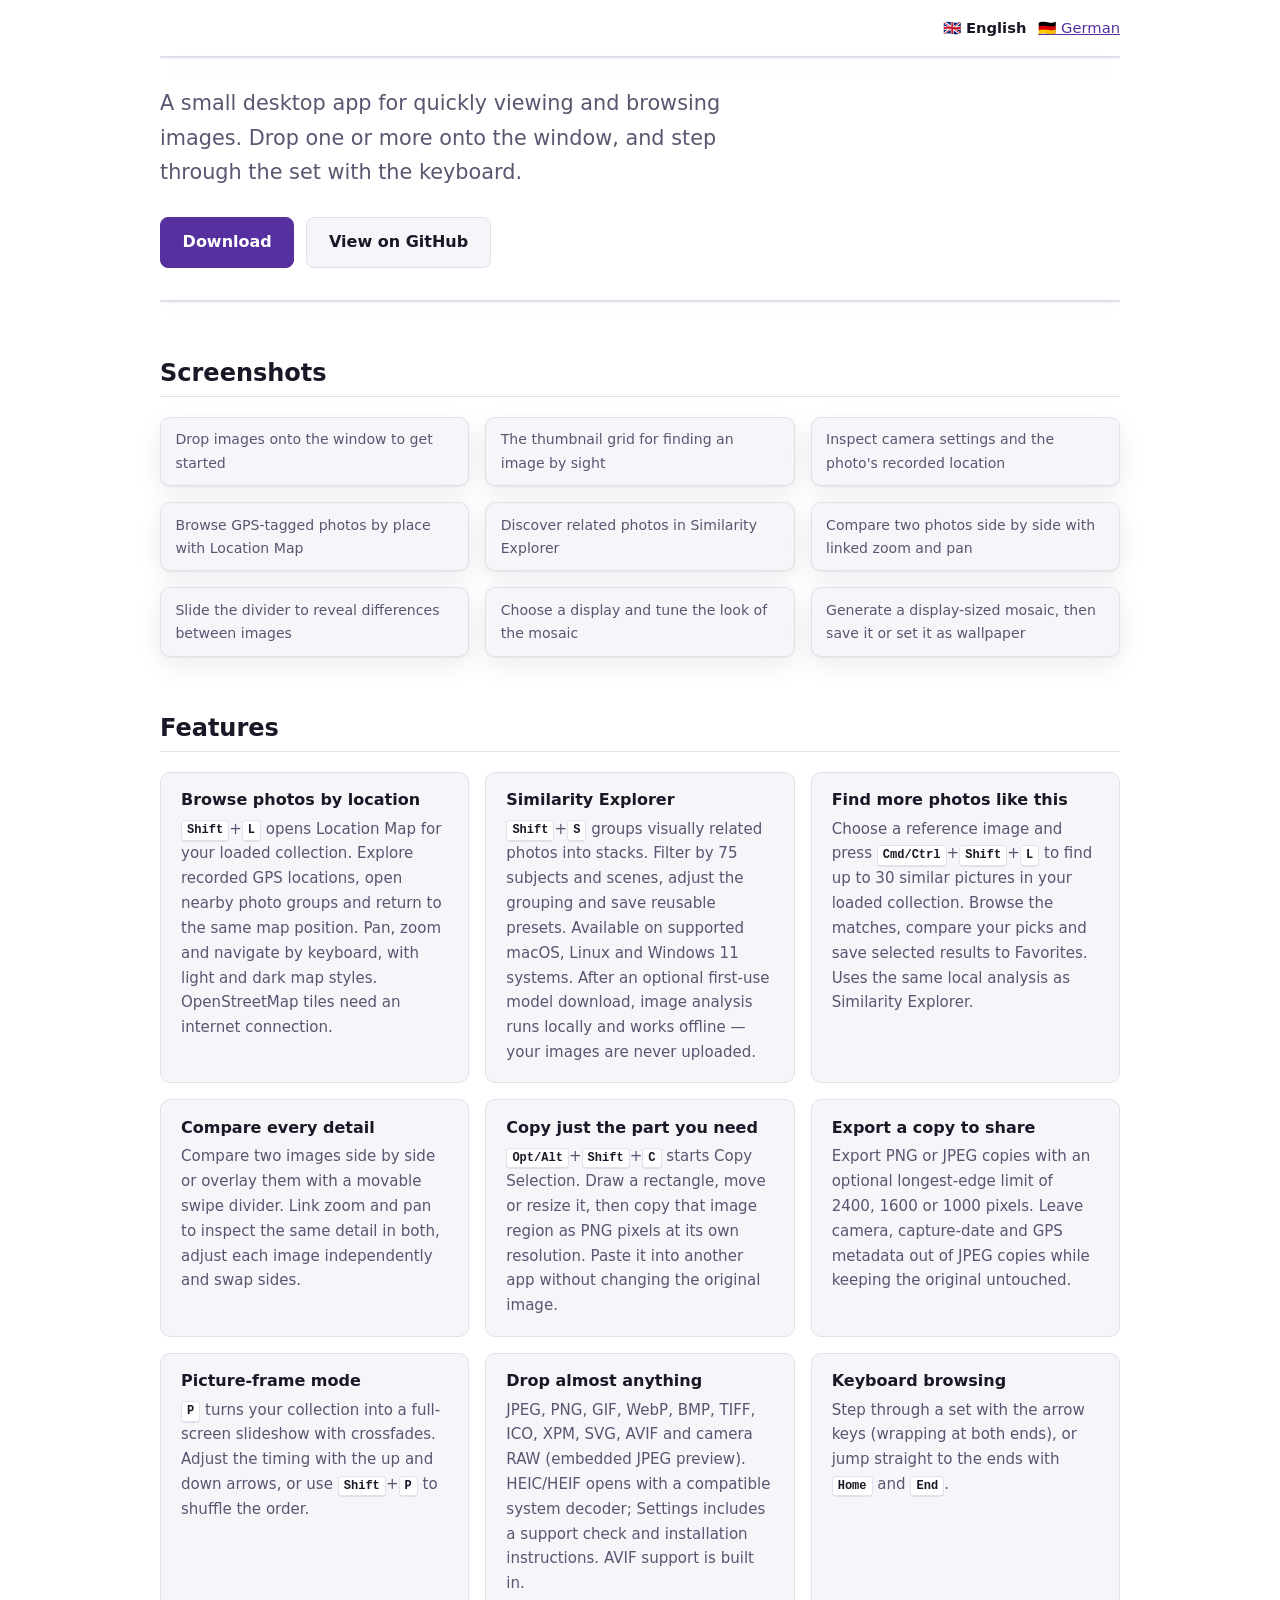
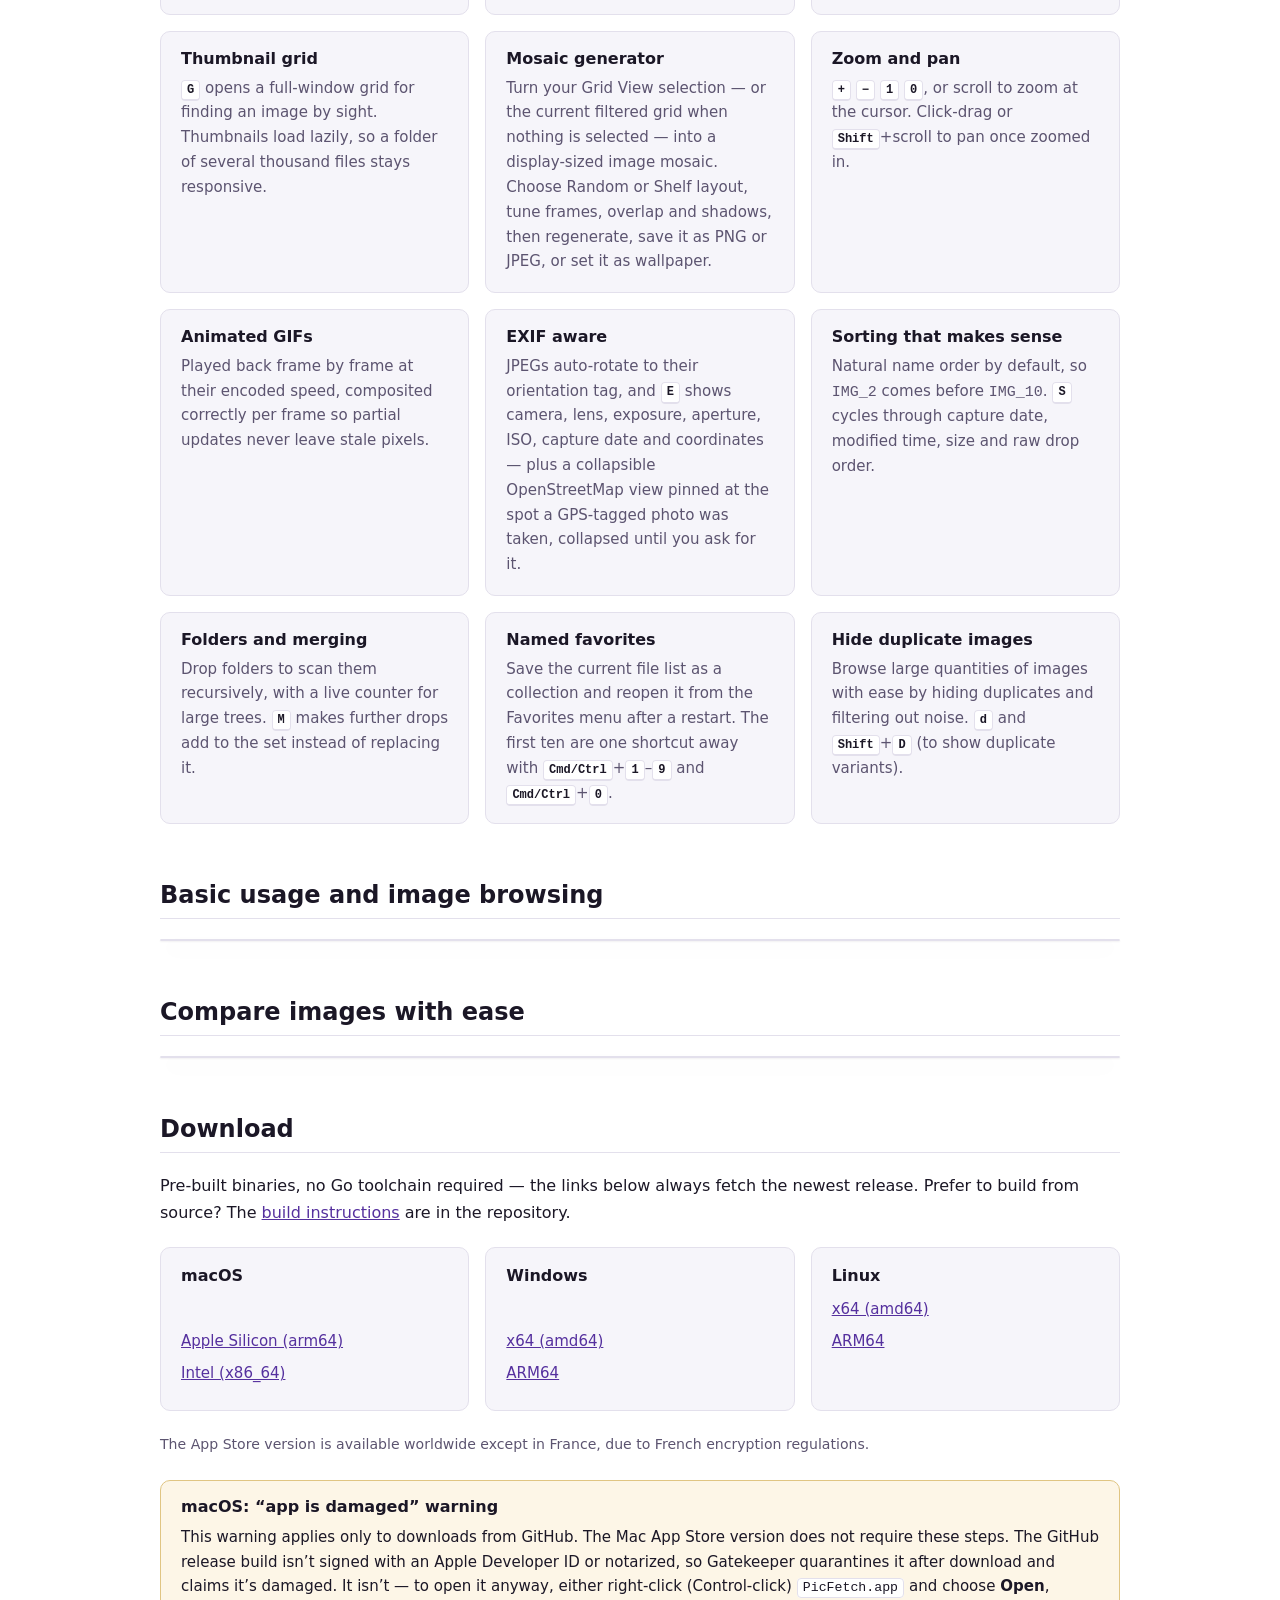
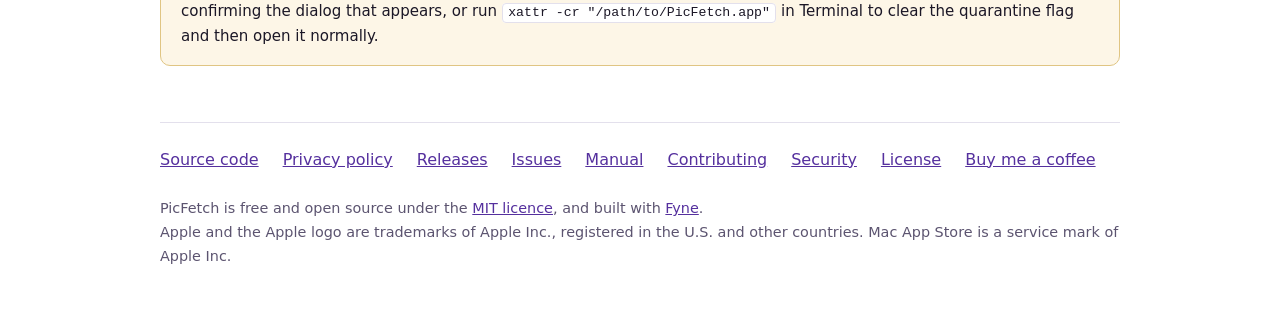
<file: docs/amp/index.html>
<!DOCTYPE html>
<html amp lang="en">
<head>
    <meta charset="utf-8">
    <script async src="https://cdn.ampproject.org/v0.js"></script>
    <script async custom-element="amp-vimeo" src="https://cdn.ampproject.org/v0/amp-vimeo-0.1.js"></script>
    <script async custom-element="amp-lightbox-gallery" src="https://cdn.ampproject.org/v0/amp-lightbox-gallery-0.1.js"></script>
    <title>PicFetch — a small, fast image viewer for macOS, Windows and Linux</title>
    <meta name="viewport" content="width=device-width,minimum-scale=1,initial-scale=1">
    <meta name="description" content="Browse, compare and rediscover your photos with PicFetch. Explore GPS locations, find similar images locally and create photo mosaics. Free and open source for macOS, Windows and Linux.">
    <link rel="canonical" href="https://frathe.github.io/">
    <link rel="alternate" hreflang="en" href="https://frathe.github.io/amp/">
    <link rel="alternate" hreflang="de" href="https://frathe.github.io/de/amp/">
    <link rel="alternate" hreflang="x-default" href="https://frathe.github.io/amp/">
    <link rel="icon" type="image/png" sizes="32x32" href="https://raw.githubusercontent.com/frathe/picfetch/main/assets/trane/Favicons%20%28TaneWithFrame%29/favicon-32.png">
    <link rel="icon" type="image/png" sizes="36x36" href="https://raw.githubusercontent.com/frathe/picfetch/main/assets/trane/Favicons%20%28TaneWithFrame%29/favicon-36.png">
    <link rel="icon" type="image/png" sizes="48x48" href="https://raw.githubusercontent.com/frathe/picfetch/main/assets/trane/Favicons%20%28TaneWithFrame%29/favicon-48.png">
    <link rel="icon" type="image/png" sizes="72x72" href="https://raw.githubusercontent.com/frathe/picfetch/main/assets/trane/Favicons%20%28TaneWithFrame%29/favicon-72.png">
    <link rel="icon" type="image/png" sizes="96x96" href="https://raw.githubusercontent.com/frathe/picfetch/main/assets/trane/Favicons%20%28TaneWithFrame%29/favicon-96.png">
    <link rel="icon" type="image/png" sizes="144x144" href="https://raw.githubusercontent.com/frathe/picfetch/main/assets/trane/Favicons%20%28TaneWithFrame%29/favicon-144-precomposed.png">
    <link rel="icon" type="image/png" sizes="192x192" href="https://raw.githubusercontent.com/frathe/picfetch/main/assets/trane/Favicons%20%28TaneWithFrame%29/favicon-192.png">
    <link rel="apple-touch-icon" sizes="180x180" href="https://raw.githubusercontent.com/frathe/picfetch/main/assets/trane/Favicons%20%28TaneWithFrame%29/favicon-180-precomposed.png">
    <link rel="shortcut icon" href="../favicon.ico">
    <link rel="manifest" href="../manifest.json">
    <meta property="og:type" content="website">
    <meta property="og:title" content="PicFetch — a small, fast image viewer">
    <meta property="og:description" content="Explore your photos by location or visual similarity, compare images and create mosaics. Free and open source, for macOS, Windows and Linux.">
    <meta property="og:image" content="https://raw.githubusercontent.com/frathe/picfetch/main/assets/social_logo.jpg">
    <meta property="og:locale" content="en_GB">
    <meta property="og:locale:alternate" content="de_DE">
    <meta name="twitter:card" content="summary_large_image">
    <style amp-boilerplate>body{-webkit-animation:-amp-start 8s steps(1,end) 0s 1 normal both;-moz-animation:-amp-start 8s steps(1,end) 0s 1 normal both;-ms-animation:-amp-start 8s steps(1,end) 0s 1 normal both;animation:-amp-start 8s steps(1,end) 0s 1 normal both}@-webkit-keyframes -amp-start{from{visibility:hidden}to{visibility:visible}}@-moz-keyframes -amp-start{from{visibility:hidden}to{visibility:visible}}@-ms-keyframes -amp-start{from{visibility:hidden}to{visibility:visible}}@-o-keyframes -amp-start{from{visibility:hidden}to{visibility:visible}}@keyframes -amp-start{from{visibility:hidden}to{visibility:visible}}</style>
    <noscript><style amp-boilerplate>body{-webkit-animation:none;-moz-animation:none;-ms-animation:none;animation:none}</style></noscript>
    <style amp-custom>:root {
    --bg: #ffffff;
    --bg-soft: #f6f5fa;
    --fg: #1b1726;
    --fg-muted: #5c5470;
    --border: #e3e0ec;
    --accent: #55309e;
    --accent-fg: #ffffff;
    --note-bg: #fdf6e7;
    --note-br: #e0c583;
    --shadow: 0 1px 2px rgb(27 23 38 / 6%), 0 8px 24px rgb(27 23 38 / 8%);
    --overlay: rgb(246 245 250 / 60%);
}

@media (prefers-color-scheme: dark) {
    :root {
        --bg: #14101f;
        --bg-soft: #1d1830;
        --fg: #ece9f5;
        --fg-muted: #a49dbd;
        --border: #2f2846;
        --accent: #a98bf0;
        --accent-fg: #14101f;
        --note-bg: #241d33;
        --note-br: #6b5730;
        --shadow: 0 1px 2px rgb(0 0 0 / 30%), 0 8px 24px rgb(0 0 0 / 35%);
        --overlay: rgb(29 24 48 / 60%);
    }
}

*, *::before, *::after { box-sizing: border-box; }
body {
    margin: 0;
    padding: 0 1.25rem 4rem;
    background: var(--bg);
    color: var(--fg);
    font: 16px/1.65 system-ui, -apple-system, "Segoe UI", Roboto, Helvetica, Arial, sans-serif;
    -webkit-text-size-adjust: 100%;
}
.wrap { max-width: 960px; margin: 0 auto; }
a { color: var(--accent); }
a:hover { text-decoration: none; }
:focus-visible { outline: 2px solid var(--accent); outline-offset: 2px; border-radius: 4px; }
h1, h2, h3 { line-height: 1.25; }
h2 { margin: 3.5rem 0 1.25rem; font-size: 1.5rem; padding-bottom: .5rem; border-bottom: 1px solid var(--border); }
img { max-width: 100%; height: auto; display: block; }
.language-selector { display: flex; justify-content: flex-end; gap: .75rem; padding-top: 1rem; font-size: .92rem; }
.language-selector a[aria-current="page"] { color: var(--fg); font-weight: 700; text-decoration: none; }
.banner { margin: 1rem 0 0; border: 1px solid var(--border); border-radius: 12px; overflow: hidden; box-shadow: var(--shadow); }
.banner img, .banner amp-img { width: 100%; }
.tagline { margin: 1.75rem 0 0; font-size: 1.3rem; color: var(--fg-muted); max-width: 46ch; }
.tagline p { margin: 0; }
.cta { display: flex; flex-wrap: wrap; gap: .75rem; margin: 1.75rem 0 0; }
.btn { display: inline-block; padding: .7rem 1.35rem; border-radius: 8px; border: 1px solid var(--border); font-weight: 600; text-decoration: none; color: var(--fg); background: var(--bg-soft); }
.btn:hover { border-color: var(--accent); }
.btn-primary { background: var(--accent); border-color: var(--accent); color: var(--accent-fg); }
.btn-primary:hover { filter: brightness(1.1); }
.grid { display: grid; gap: 1rem; grid-template-columns: repeat(auto-fit, minmax(255px, 1fr)); padding: 0; margin: 0; list-style: none; }
.card { background: var(--bg-soft); border: 1px solid var(--border); border-radius: 10px; padding: 1.1rem 1.25rem; }
.card h3 { margin: 0 0 .4rem; font-size: 1rem; }
.card p { margin: 0; color: var(--fg-muted); font-size: .94rem; }
.screens { grid-template-columns: repeat(auto-fit, minmax(260px, 1fr)); }
.shot { border: 1px solid var(--border); border-radius: 10px; overflow: hidden; background: var(--bg-soft); box-shadow: var(--shadow); }
.shot img, .shot amp-img { width: 100%; cursor: pointer; }
.shot p { margin: 0; padding: .65rem .9rem; color: var(--fg-muted); font-size: .88rem; }
.video { overflow: hidden; border: 1px solid var(--border); border-radius: 10px; background: var(--bg-soft); box-shadow: var(--shadow); }
.video-promo { margin-top: 2rem; }
.lightbox { display: none; position: fixed; inset: 0; align-items: center; justify-content: center; padding: 3rem 1.5rem; background: var(--overlay); z-index: 100; }
.lightbox.open { display: flex; }
.lightbox-frame { position: relative; max-width: min(90vw, 960px); max-height: 90vh; }
.lightbox-frame img { display: block; max-width: 100%; max-height: 90vh; border: 1px solid var(--border); border-radius: 12px; box-shadow: var(--shadow); }
.lightbox-close { position: absolute; top: -.85rem; right: -.85rem; width: 2.25rem; height: 2.25rem; display: flex; align-items: center; justify-content: center; border: 1px solid var(--border); border-radius: 50%; background: var(--bg-soft); color: var(--fg); font-size: 1.2rem; line-height: 1; cursor: pointer; box-shadow: var(--shadow); }
.lightbox-close:hover { border-color: var(--accent); }
kbd { font: 600 .8em/1 ui-monospace, SFMono-Regular, Menlo, Consolas, monospace; background: var(--bg); border: 1px solid var(--border); border-bottom-width: 2px; border-radius: 4px; padding: .18em .42em; white-space: nowrap; color: var(--fg); }
.dl h3 { display: flex; align-items: baseline; gap: .5rem; }
.dl ul { list-style: none; margin: .6rem 0 0; padding: 0; }
.dl li { margin: .35rem 0; }
.dl a { font-size: .94rem; }
.store-badge { display: inline-block; max-width: 100%; margin: .75rem 0; vertical-align: top; }
.store-badge img, .store-badge amp-img { max-width: 100%; }
.availability-note { margin: 1rem 0 0; color: var(--fg-muted); font-size: .88rem; }
.note { background: var(--note-bg); border: 1px solid var(--note-br); border-radius: 10px; padding: 1rem 1.25rem; margin: 1.5rem 0 0; }
.note h3 { margin: 0 0 .5rem; font-size: 1rem; }
.note p { margin: .5rem 0 0; font-size: .94rem; }
.note code { font: .88em ui-monospace, SFMono-Regular, Menlo, Consolas, monospace; background: var(--bg); border: 1px solid var(--border); border-radius: 4px; padding: .1em .4em; }
footer { margin-top: 3.5rem; border-top: 1px solid var(--border); padding-top: 1.5rem; }
.footer-art { margin-bottom: 1.5rem; }
.links { display: flex; flex-wrap: wrap; gap: .5rem 1.5rem; padding: 0; margin: 0 0 1.5rem; list-style: none; font-weight: 500; }
.colophon { color: var(--fg-muted); font-size: .9rem; }
.colophon p { margin: 0; }
.translation-disclosure { color: var(--fg-muted); font-size: .82rem; margin: 1.5rem 0; }
</style>
</head>
<body>
<div class="wrap">
    <nav class="language-selector" aria-label="Choose language">
        <a href="https://frathe.github.io/amp/" hreflang="en" aria-label="English" aria-current="page"><span aria-hidden="true">🇬🇧</span> English</a><a href="https://frathe.github.io/de/amp/" hreflang="de" aria-label="German"><span aria-hidden="true">🇩🇪</span> German</a>
    </nav>
    <header>
        <div class="banner"><amp-img src="https://raw.githubusercontent.com/frathe/picfetch/main/assets/header.jpg" width="1200" height="400" layout="responsive" alt="PicFetch — the app window showing a &#39;Drop images here&#39; prompt beside the mascot artwork"></amp-img></div>
        <div class="tagline"><p>A small desktop app for quickly viewing and browsing images. Drop one or more onto the window, and step through the set with the keyboard.</p></div>
        <div class="cta"><a class="btn btn-primary" href="#downloads">Download</a><a class="btn" href="https://github.com/frathe/picfetch">View on GitHub</a></div>
    </header>
    <main>


        <div class="video video-promo"><amp-vimeo data-videoid="1231254824" width="1920" height="1080" layout="responsive" aria-label="PicFetch" autoplay></amp-vimeo></div>


        <h2>Screenshots</h2>
        <ul class="grid screens"><li class="shot"><amp-img src="https://raw.githubusercontent.com/frathe/picfetch/main/assets/screens/main_screen.png" width="520" height="372" layout="responsive" lightbox="screenshots" alt="PicFetch&#39;s main window showing the &#39;Drop images here&#39; prompt before any images are loaded"></amp-img><p>Drop images onto the window to get started</p></li><li class="shot"><amp-img src="https://raw.githubusercontent.com/frathe/picfetch/main/assets/screens/picture_galery.png" width="2758" height="1772" layout="responsive" lightbox="screenshots" alt="Thumbnail grid view showing dozens of photos at once, with the current image highlighted"></amp-img><p>The thumbnail grid for finding an image by sight</p></li><li class="shot"><amp-img src="https://raw.githubusercontent.com/frathe/picfetch/main/assets/screens/viewer.png" width="1904" height="1462" layout="responsive" lightbox="screenshots" alt="A photo with the EXIF data window open, showing camera settings, capture date and an OpenStreetMap view of its recorded GPS location"></amp-img><p>Inspect camera settings and the photo&#39;s recorded location</p></li><li class="shot"><amp-img src="../screenshots/location-map.webp" width="1726" height="1083" layout="responsive" lightbox="screenshots" alt="PicFetch&#39;s Location Map showing photo thumbnails and numbered clusters across Europe, with Fit All and Back to Viewer controls"></amp-img><p>Browse GPS-tagged photos by place with Location Map</p></li><li class="shot"><amp-img src="../screenshots/similarity-explorer.webp" width="1728" height="1083" layout="responsive" lightbox="screenshots" alt="Similarity Explorer showing stacks of related photos, subject filters and a granularity control for adjusting the grouping"></amp-img><p>Discover related photos in Similarity Explorer</p></li><li class="shot"><amp-img src="https://raw.githubusercontent.com/frathe/picfetch/main/assets/screens/side-by-side-compare.png" width="1208" height="645" layout="responsive" lightbox="screenshots" alt="Two photos displayed side by side in PicFetch for comparing details"></amp-img><p>Compare two photos side by side with linked zoom and pan</p></li><li class="shot"><amp-img src="https://raw.githubusercontent.com/frathe/picfetch/main/assets/screens/swipe-compare.png" width="1208" height="645" layout="responsive" lightbox="screenshots" alt="Two photos overlaid in PicFetch with a movable swipe divider revealing the differences"></amp-img><p>Slide the divider to reveal differences between images</p></li><li class="shot"><amp-img src="https://raw.githubusercontent.com/frathe/picfetch/main/assets/screens/mosaic_setting.png" width="1726" height="956" layout="responsive" lightbox="screenshots" alt="The Image Mosaic settings window showing a 403-image selection, target display picker, and advanced controls for image size, frame, size variation, overlap, rotation and drop shadows"></amp-img><p>Choose a display and tune the look of the mosaic</p></li><li class="shot"><amp-img src="https://raw.githubusercontent.com/frathe/picfetch/main/assets/screens/mosaic_creation.png" width="3456" height="2166" layout="responsive" lightbox="screenshots" alt="A generated image mosaic made from overlapping framed travel photographs, with controls to regenerate, save it, or set it as wallpaper"></amp-img><p>Generate a display-sized mosaic, then save it or set it as wallpaper</p></li></ul>


        <h2>Features</h2>
        <ul class="grid"><li class="card"><h3>Browse photos by location</h3><p><kbd>Shift</kbd>+<kbd>L</kbd> opens Location Map for your loaded collection. Explore recorded GPS locations, open nearby photo groups and return to the same map position. Pan, zoom and navigate by keyboard, with light and dark map styles. OpenStreetMap tiles need an internet connection.</p></li><li class="card"><h3>Similarity Explorer</h3><p><kbd>Shift</kbd>+<kbd>S</kbd> groups visually related photos into stacks. Filter by 75 subjects and scenes, adjust the grouping and save reusable presets. Available on supported macOS, Linux and Windows 11 systems. After an optional first-use model download, image analysis runs locally and works offline — your images are never uploaded.</p></li><li class="card"><h3>Find more photos like this</h3><p>Choose a reference image and press <kbd>Cmd/Ctrl</kbd>+<kbd>Shift</kbd>+<kbd>L</kbd> to find up to 30 similar pictures in your loaded collection. Browse the matches, compare your picks and save selected results to Favorites. Uses the same local analysis as Similarity Explorer.</p></li><li class="card"><h3>Compare every detail</h3><p>Compare two images side by side or overlay them with a movable swipe divider. Link zoom and pan to inspect the same detail in both, adjust each image independently and swap sides.</p></li><li class="card"><h3>Copy just the part you need</h3><p><kbd>Opt/Alt</kbd>+<kbd>Shift</kbd>+<kbd>C</kbd> starts Copy Selection. Draw a rectangle, move or resize it, then copy that image region as PNG pixels at its own resolution. Paste it into another app without changing the original image.</p></li><li class="card"><h3>Export a copy to share</h3><p>Export PNG or JPEG copies with an optional longest-edge limit of 2400, 1600 or 1000 pixels. Leave camera, capture-date and GPS metadata out of JPEG copies while keeping the original untouched.</p></li><li class="card"><h3>Picture-frame mode</h3><p><kbd>P</kbd> turns your collection into a full-screen slideshow with crossfades. Adjust the timing with the up and down arrows, or use <kbd>Shift</kbd>+<kbd>P</kbd> to shuffle the order.</p></li><li class="card"><h3>Drop almost anything</h3><p>JPEG, PNG, GIF, WebP, BMP, TIFF, ICO, XPM, SVG, AVIF and camera RAW (embedded JPEG preview). HEIC/HEIF opens with a compatible system decoder; Settings includes a support check and installation instructions. AVIF support is built in.</p></li><li class="card"><h3>Keyboard browsing</h3><p>Step through a set with the arrow keys (wrapping at both ends), or jump straight to the ends with <kbd>Home</kbd> and <kbd>End</kbd>.</p></li><li class="card"><h3>Thumbnail grid</h3><p><kbd>G</kbd> opens a full-window grid for finding an image by sight. Thumbnails load lazily, so a folder of several thousand files stays responsive.</p></li><li class="card"><h3>Mosaic generator</h3><p>Turn your Grid View selection — or the current filtered grid when nothing is selected — into a display-sized image mosaic. Choose Random or Shelf layout, tune frames, overlap and shadows, then regenerate, save it as PNG or JPEG, or set it as wallpaper.</p></li><li class="card"><h3>Zoom and pan</h3><p><kbd>+</kbd> <kbd>−</kbd> <kbd>1</kbd> <kbd>0</kbd>, or scroll to zoom at the cursor. Click-drag or <kbd>Shift</kbd>+scroll to pan once zoomed in.</p></li><li class="card"><h3>Animated GIFs</h3><p>Played back frame by frame at their encoded speed, composited correctly per frame so partial updates never leave stale pixels.</p></li><li class="card"><h3>EXIF aware</h3><p>JPEGs auto-rotate to their orientation tag, and <kbd>E</kbd> shows camera, lens, exposure, aperture, ISO, capture date and coordinates — plus a collapsible OpenStreetMap view pinned at the spot a GPS-tagged photo was taken, collapsed until you ask for it.</p></li><li class="card"><h3>Sorting that makes sense</h3><p>Natural name order by default, so <code>IMG_2</code> comes before <code>IMG_10</code>. <kbd>S</kbd> cycles through capture date, modified time, size and raw drop order.</p></li><li class="card"><h3>Folders and merging</h3><p>Drop folders to scan them recursively, with a live counter for large trees. <kbd>M</kbd> makes further drops add to the set instead of replacing it.</p></li><li class="card"><h3>Named favorites</h3><p>Save the current file list as a collection and reopen it from the Favorites menu after a restart. The first ten are one shortcut away with <kbd>Cmd/Ctrl</kbd>+<kbd>1</kbd>–<kbd>9</kbd> and <kbd>Cmd/Ctrl</kbd>+<kbd>0</kbd>.</p></li><li class="card"><h3>Hide duplicate images</h3><p>Browse large quantities of images with ease by hiding duplicates and filtering out noise. <kbd>d</kbd> and <kbd>Shift</kbd>+<kbd>D</kbd> (to show duplicate variants).</p></li></ul>


        <h2>Basic usage and image browsing</h2>
        <div class="video"><amp-vimeo data-videoid="1220283616" width="1000" height="660" layout="responsive" aria-label="PicFetch — basic usage and image browsing"></amp-vimeo></div>


        <h2>Compare images with ease</h2>
        <div class="video"><amp-vimeo data-videoid="1223380739" width="1000" height="660" layout="responsive" aria-label="image_compare"></amp-vimeo></div>


        <h2 id="downloads">Download</h2>
        <p>Pre-built binaries, no Go toolchain required — the links below always fetch the newest release. Prefer to build from source? The <a href="https://github.com/frathe/picfetch#building">build instructions</a> are in the repository.</p>
        <ul class="grid dl"><li class="card"><h3>macOS</h3><a class="store-badge" href="https://apps.apple.com/app/picfetch/id6817901220"><amp-img src="../badges/mac-app-store-en.svg" width="172" height="44" layout="intrinsic" alt="Mac App Store"></amp-img></a><ul><li><a href="https://github.com/frathe/picfetch/releases/latest/download/picfetch-macos-arm64.zip">Apple Silicon (arm64)</a></li><li><a href="https://github.com/frathe/picfetch/releases/latest/download/picfetch-macos-x86_64.zip">Intel (x86_64)</a></li></ul></li><li class="card"><h3>Windows</h3><a class="store-badge" href="https://apps.microsoft.com/detail/9p0dm0kth01k?ocid=webpdpshare"><amp-img src="https://get.microsoft.com/images/en-us%20dark.svg" width="161" height="44" layout="intrinsic" alt="Microsoft Store"></amp-img></a><ul><li><a href="https://github.com/frathe/picfetch/releases/latest/download/picfetch-windows-amd64.zip">x64 (amd64)</a></li><li><a href="https://github.com/frathe/picfetch/releases/latest/download/picfetch-windows-arm64.zip">ARM64</a></li></ul></li><li class="card"><h3>Linux</h3><ul><li><a href="https://github.com/frathe/picfetch/releases/latest/download/picfetch-linux-amd64.tar.gz">x64 (amd64)</a></li><li><a href="https://github.com/frathe/picfetch/releases/latest/download/picfetch-linux-arm64.tar.gz">ARM64</a></li></ul></li></ul>
        <p class="availability-note">The App Store version is available worldwide except in France, due to French encryption regulations.</p>
        <div class="note"><h3>macOS: “app is damaged” warning</h3><p>This warning applies only to downloads from GitHub. The Mac App Store version does not require these steps. The GitHub release build isn’t signed with an Apple Developer ID or notarized, so Gatekeeper quarantines it after download and claims it’s damaged. It isn’t — to open it anyway, either right-click (Control-click) <code>PicFetch.app</code> and choose <strong>Open</strong>, confirming the dialog that appears, or run <code>xattr -cr &quot;/path/to/PicFetch.app&quot;</code> in Terminal to clear the quarantine flag and then open it normally.</p></div>

    </main>
    <footer>
        <amp-img class="footer-art" src="https://raw.githubusercontent.com/frathe/picfetch/main/assets/trane/trane_comparing_images.webp" width="1024" height="935" layout="responsive" alt="PicFetch mascot trane, at work comparing images for you."></amp-img>
        <ul class="links"><li><a href="https://github.com/frathe/picfetch">Source code</a></li><li><a href="https://github.com/frathe/picfetch/blob/main/PRIVACY.md">Privacy policy</a></li><li><a href="https://github.com/frathe/picfetch/releases">Releases</a></li><li><a href="https://github.com/frathe/picfetch/issues">Issues</a></li><li><a href="https://github.com/frathe/picfetch/blob/main/internal/ui/help/manual.md">Manual</a></li><li><a href="https://github.com/frathe/picfetch/blob/main/.github/CONTRIBUTING.md">Contributing</a></li><li><a href="https://github.com/frathe/picfetch/blob/main/.github/SECURITY.md">Security</a></li><li><a href="https://github.com/frathe/picfetch/blob/main/LICENSE">License</a></li><li><a href="https://buymeacoffee.com/gcobnk0grj">Buy me a coffee</a></li></ul>
        <div class="colophon"><p>PicFetch is free and open source under the <a href="https://github.com/frathe/picfetch/blob/main/LICENSE">MIT licence</a>, and built with <a href="https://fyne.io/">Fyne</a>.</p><p>Apple and the Apple logo are trademarks of Apple Inc., registered in the U.S. and other countries. Mac App Store is a service mark of Apple Inc.</p></div>

    </footer>
</div>
</body>
</html>
</file>
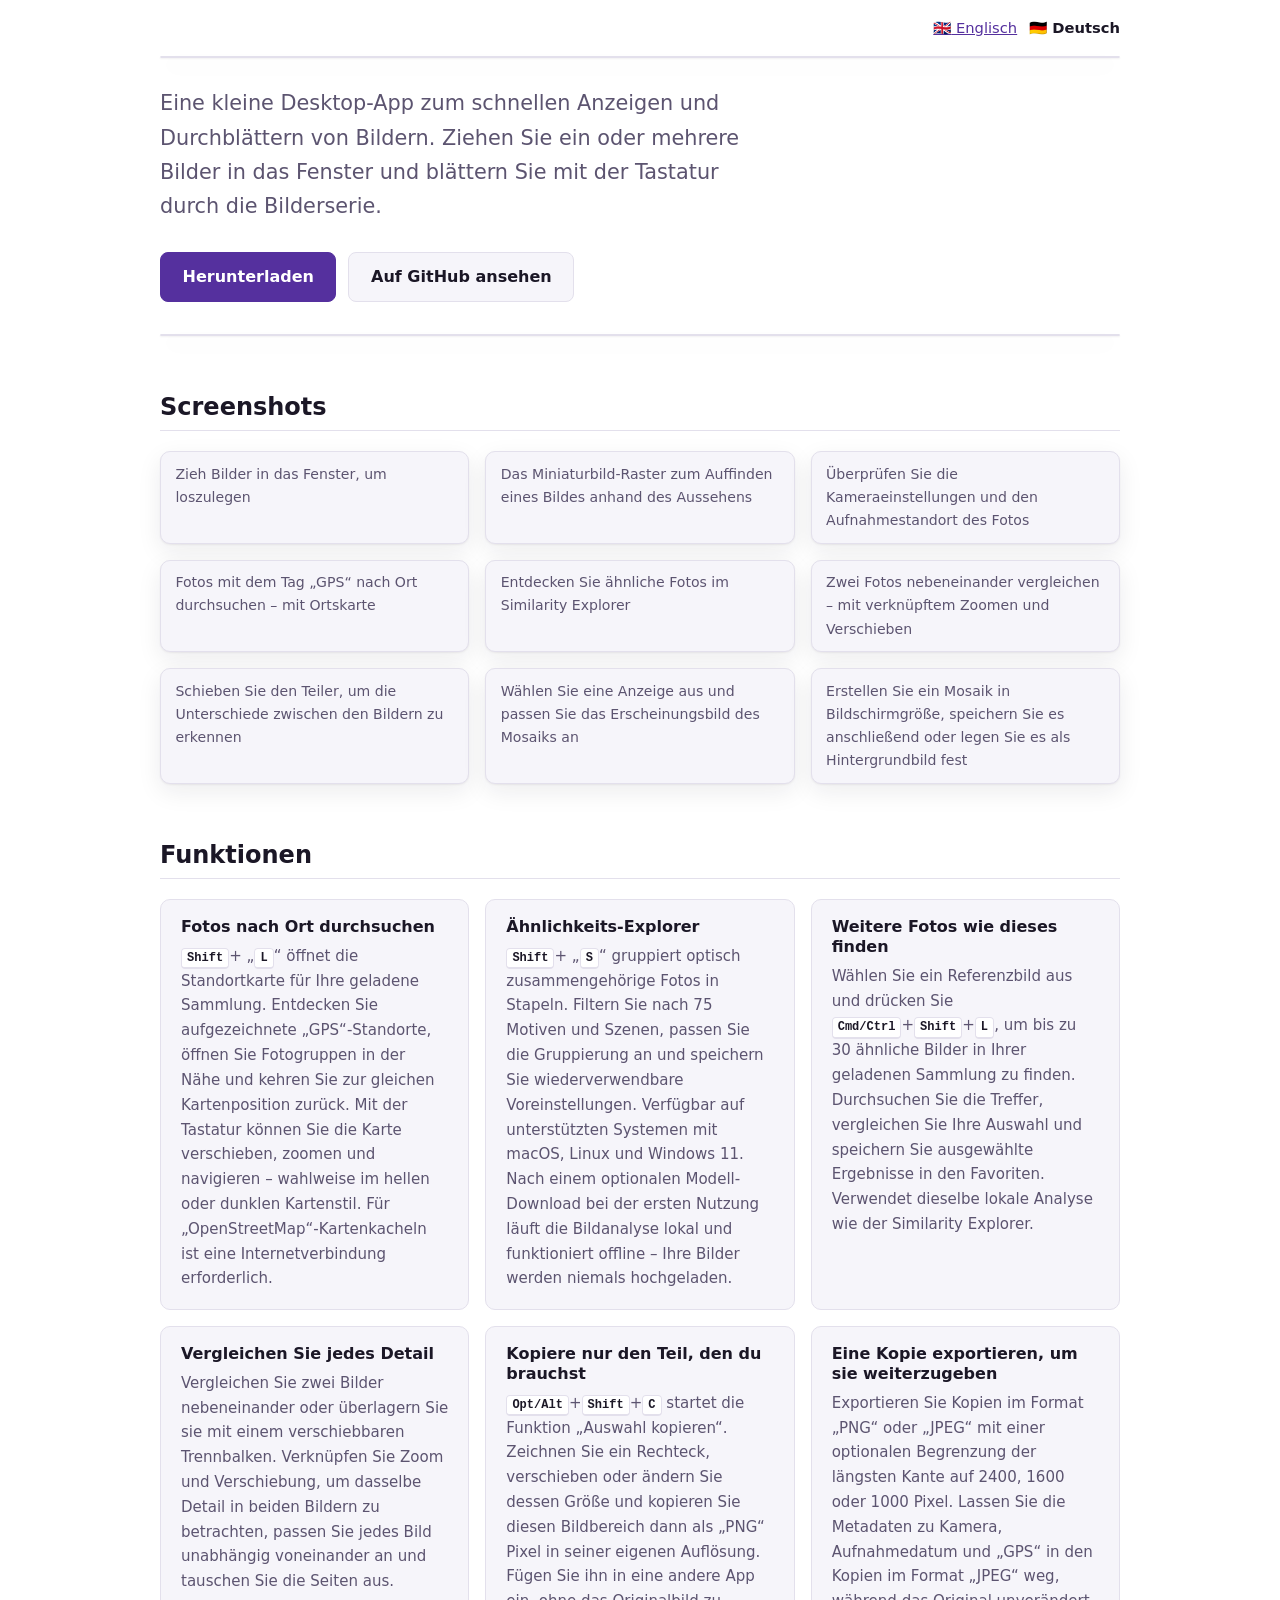
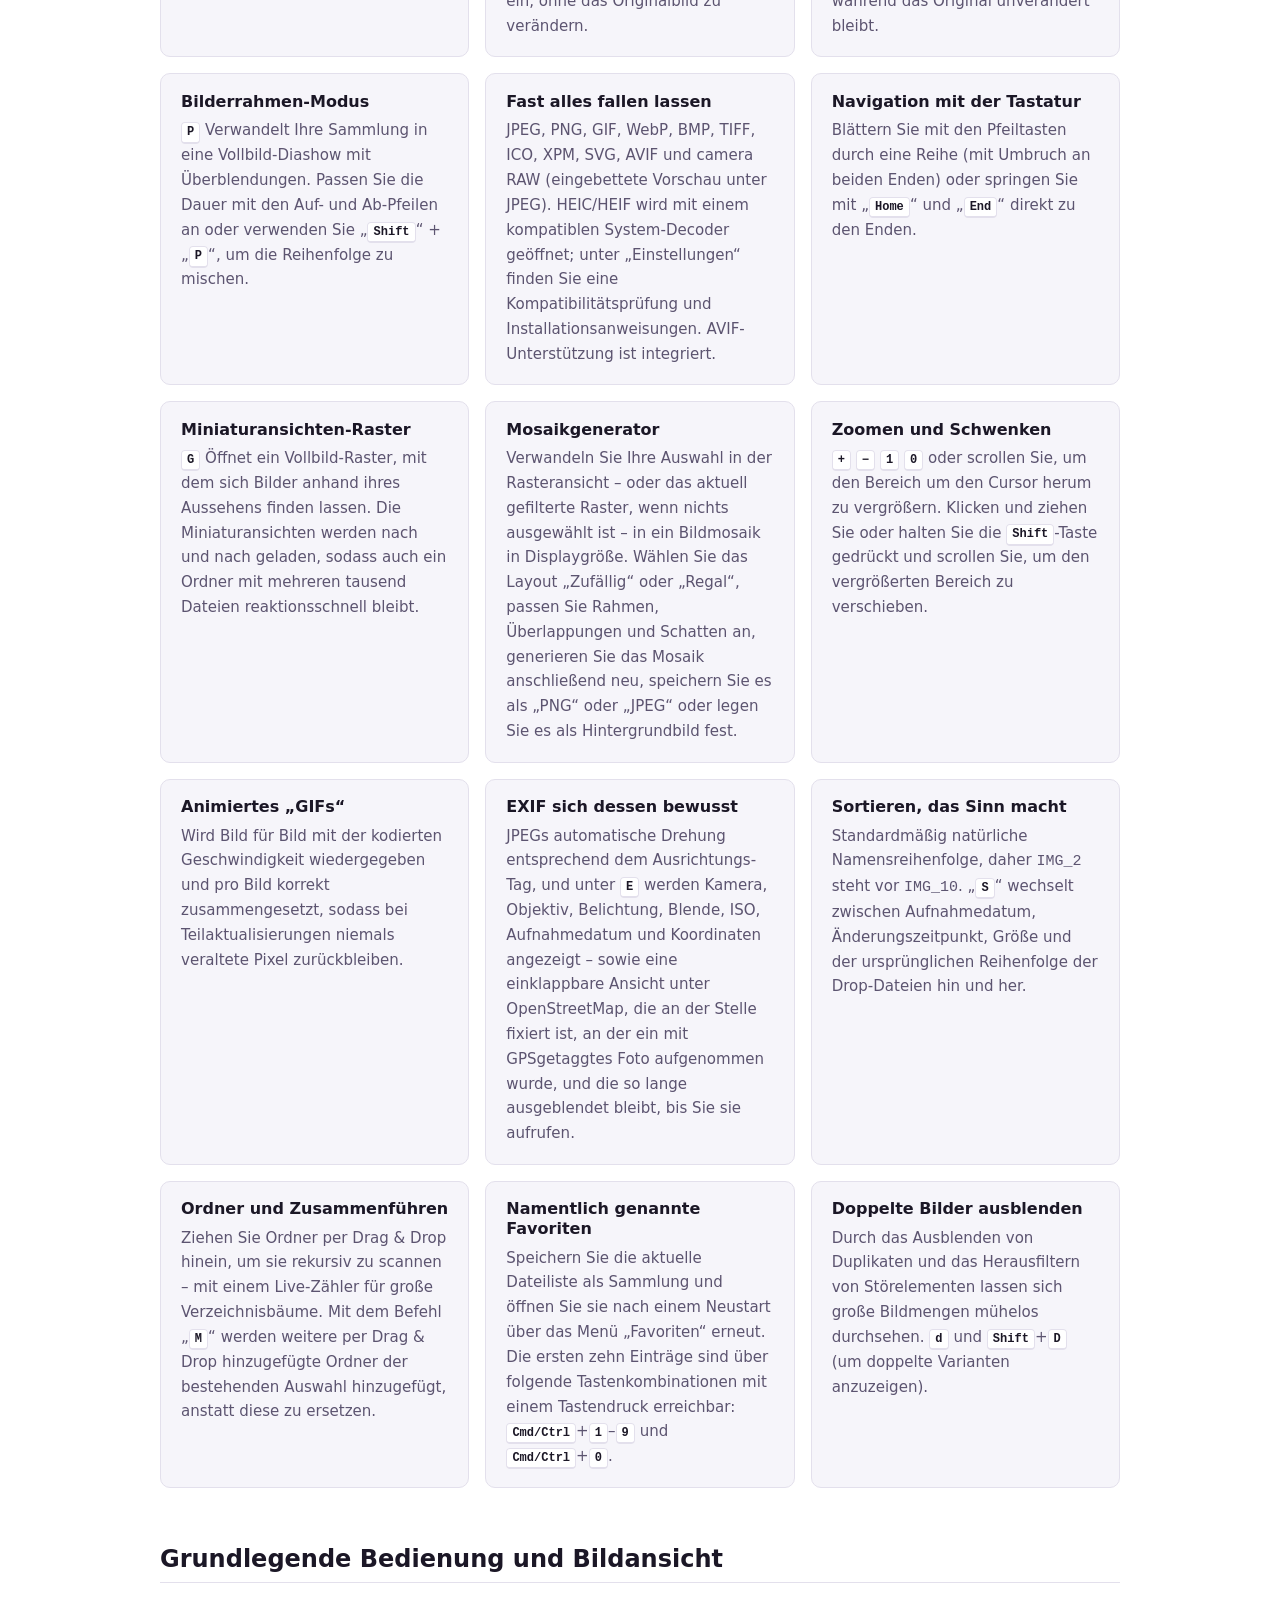
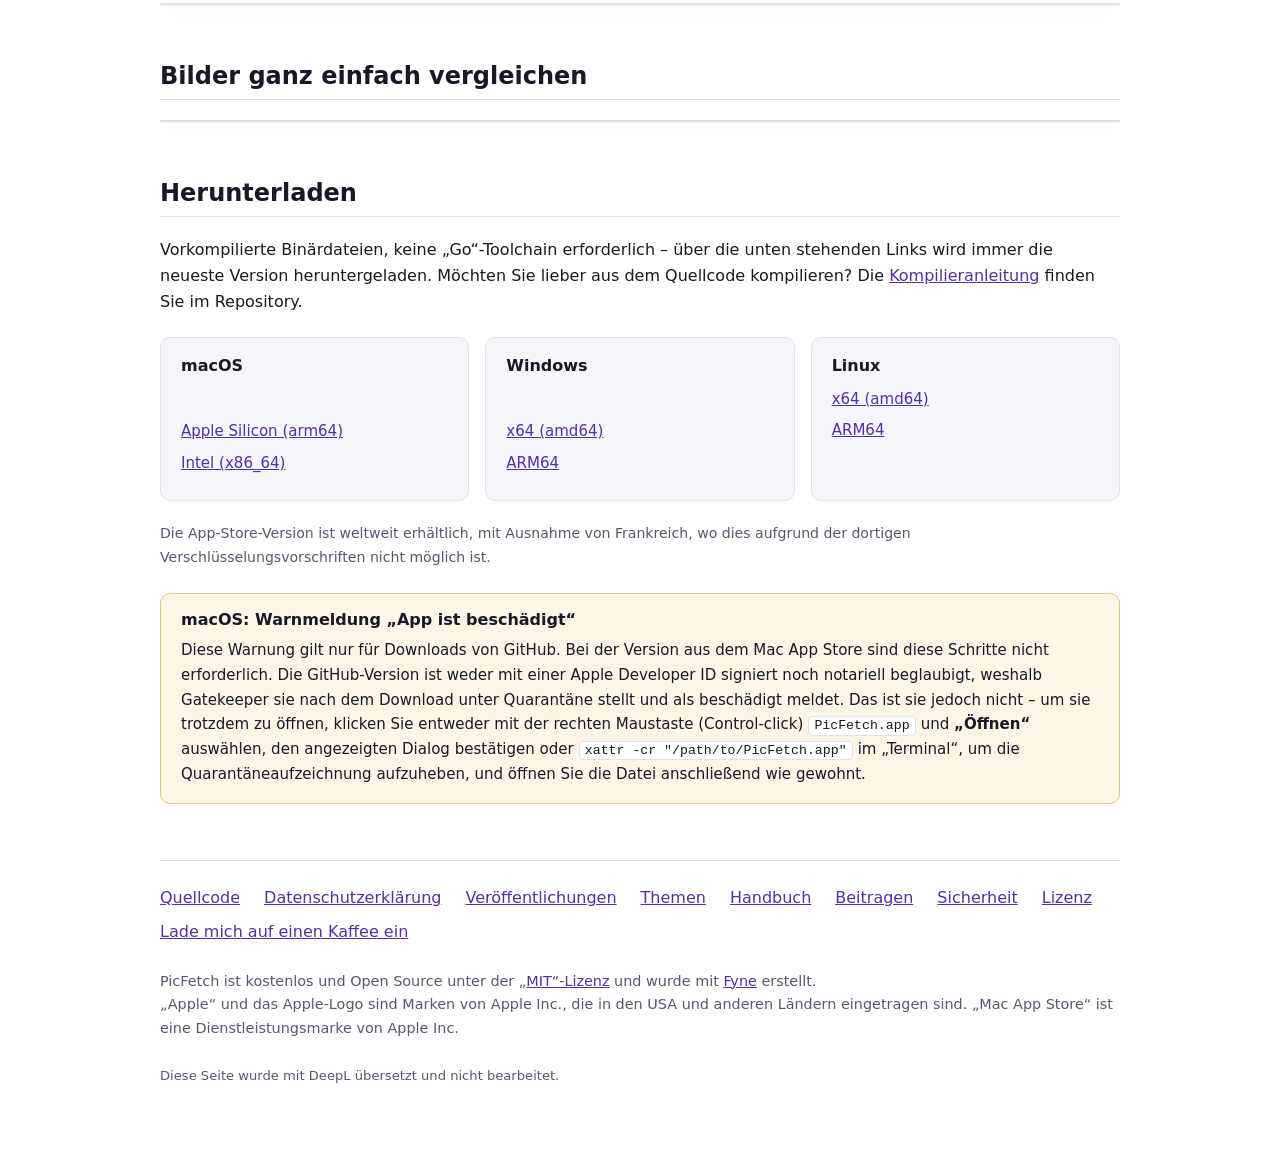
<file: docs/de/amp/index.html>
<!DOCTYPE html>
<html amp lang="de">
<head>
    <meta charset="utf-8">
    <script async src="https://cdn.ampproject.org/v0.js"></script>
    <script async custom-element="amp-vimeo" src="https://cdn.ampproject.org/v0/amp-vimeo-0.1.js"></script>
    <script async custom-element="amp-lightbox-gallery" src="https://cdn.ampproject.org/v0/amp-lightbox-gallery-0.1.js"></script>
    <title>PicFetch — ein kleiner, schneller Bildbetrachter für macOS, Windows und Linux</title>
    <meta name="viewport" content="width=device-width,minimum-scale=1,initial-scale=1">
    <meta name="description" content="Durchsuchen, vergleichen und entdecken Sie Ihre Fotos neu mit „PicFetch“. Entdecken Sie Orte auf „GPS“, finden Sie ähnliche Bilder in Ihrer Umgebung und erstellen Sie Fotomosaike. Kostenlos und als Open Source verfügbar unter macOS, Windows und Linux.">
    <link rel="canonical" href="https://frathe.github.io/de/">
    <link rel="alternate" hreflang="en" href="https://frathe.github.io/amp/">
    <link rel="alternate" hreflang="de" href="https://frathe.github.io/de/amp/">
    <link rel="alternate" hreflang="x-default" href="https://frathe.github.io/amp/">
    <link rel="icon" type="image/png" sizes="32x32" href="https://raw.githubusercontent.com/frathe/picfetch/main/assets/trane/Favicons%20%28TaneWithFrame%29/favicon-32.png">
    <link rel="icon" type="image/png" sizes="36x36" href="https://raw.githubusercontent.com/frathe/picfetch/main/assets/trane/Favicons%20%28TaneWithFrame%29/favicon-36.png">
    <link rel="icon" type="image/png" sizes="48x48" href="https://raw.githubusercontent.com/frathe/picfetch/main/assets/trane/Favicons%20%28TaneWithFrame%29/favicon-48.png">
    <link rel="icon" type="image/png" sizes="72x72" href="https://raw.githubusercontent.com/frathe/picfetch/main/assets/trane/Favicons%20%28TaneWithFrame%29/favicon-72.png">
    <link rel="icon" type="image/png" sizes="96x96" href="https://raw.githubusercontent.com/frathe/picfetch/main/assets/trane/Favicons%20%28TaneWithFrame%29/favicon-96.png">
    <link rel="icon" type="image/png" sizes="144x144" href="https://raw.githubusercontent.com/frathe/picfetch/main/assets/trane/Favicons%20%28TaneWithFrame%29/favicon-144-precomposed.png">
    <link rel="icon" type="image/png" sizes="192x192" href="https://raw.githubusercontent.com/frathe/picfetch/main/assets/trane/Favicons%20%28TaneWithFrame%29/favicon-192.png">
    <link rel="apple-touch-icon" sizes="180x180" href="https://raw.githubusercontent.com/frathe/picfetch/main/assets/trane/Favicons%20%28TaneWithFrame%29/favicon-180-precomposed.png">
    <link rel="shortcut icon" href="../../favicon.ico">
    <link rel="manifest" href="../../manifest.json">
    <meta property="og:type" content="website">
    <meta property="og:title" content="PicFetch — ein kleiner, schneller Bildbetrachter">
    <meta property="og:description" content="Entdecken Sie Ihre Fotos nach Ort oder visueller Ähnlichkeit, vergleichen Sie Bilder und erstellen Sie Mosaike. Kostenlos und Open Source, für macOS, Windows und Linux.">
    <meta property="og:image" content="https://raw.githubusercontent.com/frathe/picfetch/main/assets/social_logo.jpg">
    <meta property="og:locale" content="de_DE">
    <meta property="og:locale:alternate" content="en_GB">
    <meta name="twitter:card" content="summary_large_image">
    <style amp-boilerplate>body{-webkit-animation:-amp-start 8s steps(1,end) 0s 1 normal both;-moz-animation:-amp-start 8s steps(1,end) 0s 1 normal both;-ms-animation:-amp-start 8s steps(1,end) 0s 1 normal both;animation:-amp-start 8s steps(1,end) 0s 1 normal both}@-webkit-keyframes -amp-start{from{visibility:hidden}to{visibility:visible}}@-moz-keyframes -amp-start{from{visibility:hidden}to{visibility:visible}}@-ms-keyframes -amp-start{from{visibility:hidden}to{visibility:visible}}@-o-keyframes -amp-start{from{visibility:hidden}to{visibility:visible}}@keyframes -amp-start{from{visibility:hidden}to{visibility:visible}}</style>
    <noscript><style amp-boilerplate>body{-webkit-animation:none;-moz-animation:none;-ms-animation:none;animation:none}</style></noscript>
    <style amp-custom>:root {
    --bg: #ffffff;
    --bg-soft: #f6f5fa;
    --fg: #1b1726;
    --fg-muted: #5c5470;
    --border: #e3e0ec;
    --accent: #55309e;
    --accent-fg: #ffffff;
    --note-bg: #fdf6e7;
    --note-br: #e0c583;
    --shadow: 0 1px 2px rgb(27 23 38 / 6%), 0 8px 24px rgb(27 23 38 / 8%);
    --overlay: rgb(246 245 250 / 60%);
}

@media (prefers-color-scheme: dark) {
    :root {
        --bg: #14101f;
        --bg-soft: #1d1830;
        --fg: #ece9f5;
        --fg-muted: #a49dbd;
        --border: #2f2846;
        --accent: #a98bf0;
        --accent-fg: #14101f;
        --note-bg: #241d33;
        --note-br: #6b5730;
        --shadow: 0 1px 2px rgb(0 0 0 / 30%), 0 8px 24px rgb(0 0 0 / 35%);
        --overlay: rgb(29 24 48 / 60%);
    }
}

*, *::before, *::after { box-sizing: border-box; }
body {
    margin: 0;
    padding: 0 1.25rem 4rem;
    background: var(--bg);
    color: var(--fg);
    font: 16px/1.65 system-ui, -apple-system, "Segoe UI", Roboto, Helvetica, Arial, sans-serif;
    -webkit-text-size-adjust: 100%;
}
.wrap { max-width: 960px; margin: 0 auto; }
a { color: var(--accent); }
a:hover { text-decoration: none; }
:focus-visible { outline: 2px solid var(--accent); outline-offset: 2px; border-radius: 4px; }
h1, h2, h3 { line-height: 1.25; }
h2 { margin: 3.5rem 0 1.25rem; font-size: 1.5rem; padding-bottom: .5rem; border-bottom: 1px solid var(--border); }
img { max-width: 100%; height: auto; display: block; }
.language-selector { display: flex; justify-content: flex-end; gap: .75rem; padding-top: 1rem; font-size: .92rem; }
.language-selector a[aria-current="page"] { color: var(--fg); font-weight: 700; text-decoration: none; }
.banner { margin: 1rem 0 0; border: 1px solid var(--border); border-radius: 12px; overflow: hidden; box-shadow: var(--shadow); }
.banner img, .banner amp-img { width: 100%; }
.tagline { margin: 1.75rem 0 0; font-size: 1.3rem; color: var(--fg-muted); max-width: 46ch; }
.tagline p { margin: 0; }
.cta { display: flex; flex-wrap: wrap; gap: .75rem; margin: 1.75rem 0 0; }
.btn { display: inline-block; padding: .7rem 1.35rem; border-radius: 8px; border: 1px solid var(--border); font-weight: 600; text-decoration: none; color: var(--fg); background: var(--bg-soft); }
.btn:hover { border-color: var(--accent); }
.btn-primary { background: var(--accent); border-color: var(--accent); color: var(--accent-fg); }
.btn-primary:hover { filter: brightness(1.1); }
.grid { display: grid; gap: 1rem; grid-template-columns: repeat(auto-fit, minmax(255px, 1fr)); padding: 0; margin: 0; list-style: none; }
.card { background: var(--bg-soft); border: 1px solid var(--border); border-radius: 10px; padding: 1.1rem 1.25rem; }
.card h3 { margin: 0 0 .4rem; font-size: 1rem; }
.card p { margin: 0; color: var(--fg-muted); font-size: .94rem; }
.screens { grid-template-columns: repeat(auto-fit, minmax(260px, 1fr)); }
.shot { border: 1px solid var(--border); border-radius: 10px; overflow: hidden; background: var(--bg-soft); box-shadow: var(--shadow); }
.shot img, .shot amp-img { width: 100%; cursor: pointer; }
.shot p { margin: 0; padding: .65rem .9rem; color: var(--fg-muted); font-size: .88rem; }
.video { overflow: hidden; border: 1px solid var(--border); border-radius: 10px; background: var(--bg-soft); box-shadow: var(--shadow); }
.video-promo { margin-top: 2rem; }
.lightbox { display: none; position: fixed; inset: 0; align-items: center; justify-content: center; padding: 3rem 1.5rem; background: var(--overlay); z-index: 100; }
.lightbox.open { display: flex; }
.lightbox-frame { position: relative; max-width: min(90vw, 960px); max-height: 90vh; }
.lightbox-frame img { display: block; max-width: 100%; max-height: 90vh; border: 1px solid var(--border); border-radius: 12px; box-shadow: var(--shadow); }
.lightbox-close { position: absolute; top: -.85rem; right: -.85rem; width: 2.25rem; height: 2.25rem; display: flex; align-items: center; justify-content: center; border: 1px solid var(--border); border-radius: 50%; background: var(--bg-soft); color: var(--fg); font-size: 1.2rem; line-height: 1; cursor: pointer; box-shadow: var(--shadow); }
.lightbox-close:hover { border-color: var(--accent); }
kbd { font: 600 .8em/1 ui-monospace, SFMono-Regular, Menlo, Consolas, monospace; background: var(--bg); border: 1px solid var(--border); border-bottom-width: 2px; border-radius: 4px; padding: .18em .42em; white-space: nowrap; color: var(--fg); }
.dl h3 { display: flex; align-items: baseline; gap: .5rem; }
.dl ul { list-style: none; margin: .6rem 0 0; padding: 0; }
.dl li { margin: .35rem 0; }
.dl a { font-size: .94rem; }
.store-badge { display: inline-block; max-width: 100%; margin: .75rem 0; vertical-align: top; }
.store-badge img, .store-badge amp-img { max-width: 100%; }
.availability-note { margin: 1rem 0 0; color: var(--fg-muted); font-size: .88rem; }
.note { background: var(--note-bg); border: 1px solid var(--note-br); border-radius: 10px; padding: 1rem 1.25rem; margin: 1.5rem 0 0; }
.note h3 { margin: 0 0 .5rem; font-size: 1rem; }
.note p { margin: .5rem 0 0; font-size: .94rem; }
.note code { font: .88em ui-monospace, SFMono-Regular, Menlo, Consolas, monospace; background: var(--bg); border: 1px solid var(--border); border-radius: 4px; padding: .1em .4em; }
footer { margin-top: 3.5rem; border-top: 1px solid var(--border); padding-top: 1.5rem; }
.footer-art { margin-bottom: 1.5rem; }
.links { display: flex; flex-wrap: wrap; gap: .5rem 1.5rem; padding: 0; margin: 0 0 1.5rem; list-style: none; font-weight: 500; }
.colophon { color: var(--fg-muted); font-size: .9rem; }
.colophon p { margin: 0; }
.translation-disclosure { color: var(--fg-muted); font-size: .82rem; margin: 1.5rem 0; }
</style>
</head>
<body>
<div class="wrap">
    <nav class="language-selector" aria-label="Sprache auswählen">
        <a href="https://frathe.github.io/amp/" hreflang="en" aria-label="Englisch"><span aria-hidden="true">🇬🇧</span> Englisch</a><a href="https://frathe.github.io/de/amp/" hreflang="de" aria-label="Deutsch" aria-current="page"><span aria-hidden="true">🇩🇪</span> Deutsch</a>
    </nav>
    <header>
        <div class="banner"><amp-img src="https://raw.githubusercontent.com/frathe/picfetch/main/assets/header.jpg" width="1200" height="400" layout="responsive" alt="PicFetch — das App-Fenster, in dem neben der Maskottchen-Grafik die Aufforderung „Bilder hier ablegen“ angezeigt wird"></amp-img></div>
        <div class="tagline"><p>Eine kleine Desktop-App zum schnellen Anzeigen und Durchblättern von Bildern. Ziehen Sie ein oder mehrere Bilder in das Fenster und blättern Sie mit der Tastatur durch die Bilderserie.</p></div>
        <div class="cta"><a class="btn btn-primary" href="#downloads">Herunterladen</a><a class="btn" href="https://github.com/frathe/picfetch">Auf GitHub ansehen</a></div>
    </header>
    <main>


        <div class="video video-promo"><amp-vimeo data-videoid="1231254824" width="1920" height="1080" layout="responsive" aria-label="PicFetch" autoplay></amp-vimeo></div>


        <h2>Screenshots</h2>
        <ul class="grid screens"><li class="shot"><amp-img src="https://raw.githubusercontent.com/frathe/picfetch/main/assets/screens/main_screen.png" width="520" height="372" layout="responsive" lightbox="screenshots" alt="Das Hauptfenster von PicFetch mit der Aufforderung „Bilder hier ablegen“, bevor Bilder geladen werden"></amp-img><p>Zieh Bilder in das Fenster, um loszulegen</p></li><li class="shot"><amp-img src="https://raw.githubusercontent.com/frathe/picfetch/main/assets/screens/picture_galery.png" width="2758" height="1772" layout="responsive" lightbox="screenshots" alt="Miniaturansicht im Rasterformat, in der Dutzende von Fotos gleichzeitig angezeigt werden, wobei das aktuelle Bild hervorgehoben ist"></amp-img><p>Das Miniaturbild-Raster zum Auffinden eines Bildes anhand des Aussehens</p></li><li class="shot"><amp-img src="https://raw.githubusercontent.com/frathe/picfetch/main/assets/screens/viewer.png" width="1904" height="1462" layout="responsive" lightbox="screenshots" alt="Ein Foto mit geöffnetem Datenfenster von „EXIF“, das die Kameraeinstellungen, das Aufnahmedatum und eine Ansicht des aufgezeichneten Standorts unter OpenStreetMap GPS zeigt"></amp-img><p>Überprüfen Sie die Kameraeinstellungen und den Aufnahmestandort des Fotos</p></li><li class="shot"><amp-img src="../../screenshots/location-map.webp" width="1726" height="1083" layout="responsive" lightbox="screenshots" alt="Standortkarte von PicFetch mit Foto-Miniaturansichten und nummerierten Gruppen in ganz Europa, mit den Steuerelementen „Alles anpassen“ und „Zurück zum Viewer“"></amp-img><p>Fotos mit dem Tag „GPS“ nach Ort durchsuchen – mit Ortskarte</p></li><li class="shot"><amp-img src="../../screenshots/similarity-explorer.webp" width="1728" height="1083" layout="responsive" lightbox="screenshots" alt="Der „Similarity Explorer“ zeigt Stapel verwandter Fotos, Themenfilter und eine Detailstufensteuerung zur Anpassung der Gruppierung an"></amp-img><p>Entdecken Sie ähnliche Fotos im Similarity Explorer</p></li><li class="shot"><amp-img src="https://raw.githubusercontent.com/frathe/picfetch/main/assets/screens/side-by-side-compare.png" width="1208" height="645" layout="responsive" lightbox="screenshots" alt="Zwei nebeneinander angezeigte Fotos in „PicFetch“, um Details zu vergleichen"></amp-img><p>Zwei Fotos nebeneinander vergleichen – mit verknüpftem Zoomen und Verschieben</p></li><li class="shot"><amp-img src="https://raw.githubusercontent.com/frathe/picfetch/main/assets/screens/swipe-compare.png" width="1208" height="645" layout="responsive" lightbox="screenshots" alt="Zwei Fotos, die in „PicFetch“ übereinandergelegt wurden, mit einem verschiebbaren Trennbalken, der die Unterschiede sichtbar macht"></amp-img><p>Schieben Sie den Teiler, um die Unterschiede zwischen den Bildern zu erkennen</p></li><li class="shot"><amp-img src="https://raw.githubusercontent.com/frathe/picfetch/main/assets/screens/mosaic_setting.png" width="1726" height="956" layout="responsive" lightbox="screenshots" alt="Das Einstellungsfenster „Bildmosaik“ mit einer Auswahl von 403 Bildern, einer Zielanzeigeauswahl sowie erweiterten Steuerelementen für Bildgröße, Rahmen, Größenvariation, Überlappung, Drehung und Schlagschatten"></amp-img><p>Wählen Sie eine Anzeige aus und passen Sie das Erscheinungsbild des Mosaiks an</p></li><li class="shot"><amp-img src="https://raw.githubusercontent.com/frathe/picfetch/main/assets/screens/mosaic_creation.png" width="3456" height="2166" layout="responsive" lightbox="screenshots" alt="Ein generiertes Bildmosaik aus überlappenden, gerahmten Reisefotos, mit Funktionen zum Neuerstellen, Speichern oder Festlegen als Hintergrundbild"></amp-img><p>Erstellen Sie ein Mosaik in Bildschirmgröße, speichern Sie es anschließend oder legen Sie es als Hintergrundbild fest</p></li></ul>


        <h2>Funktionen</h2>
        <ul class="grid"><li class="card"><h3>Fotos nach Ort durchsuchen</h3><p><kbd>Shift</kbd>+ „<kbd>L</kbd>“ öffnet die Standortkarte für Ihre geladene Sammlung. Entdecken Sie aufgezeichnete „GPS“-Standorte, öffnen Sie Fotogruppen in der Nähe und kehren Sie zur gleichen Kartenposition zurück. Mit der Tastatur können Sie die Karte verschieben, zoomen und navigieren – wahlweise im hellen oder dunklen Kartenstil. Für „OpenStreetMap“-Kartenkacheln ist eine Internetverbindung erforderlich.</p></li><li class="card"><h3>Ähnlichkeits-Explorer</h3><p><kbd>Shift</kbd>+ „<kbd>S</kbd>“ gruppiert optisch zusammengehörige Fotos in Stapeln. Filtern Sie nach 75 Motiven und Szenen, passen Sie die Gruppierung an und speichern Sie wiederverwendbare Voreinstellungen. Verfügbar auf unterstützten Systemen mit macOS, Linux und Windows 11. Nach einem optionalen Modell-Download bei der ersten Nutzung läuft die Bildanalyse lokal und funktioniert offline – Ihre Bilder werden niemals hochgeladen.</p></li><li class="card"><h3>Weitere Fotos wie dieses finden</h3><p>Wählen Sie ein Referenzbild aus und drücken Sie <kbd>Cmd/Ctrl</kbd>+<kbd>Shift</kbd>+<kbd>L</kbd>, um bis zu 30 ähnliche Bilder in Ihrer geladenen Sammlung zu finden. Durchsuchen Sie die Treffer, vergleichen Sie Ihre Auswahl und speichern Sie ausgewählte Ergebnisse in den Favoriten. Verwendet dieselbe lokale Analyse wie der Similarity Explorer.</p></li><li class="card"><h3>Vergleichen Sie jedes Detail</h3><p>Vergleichen Sie zwei Bilder nebeneinander oder überlagern Sie sie mit einem verschiebbaren Trennbalken. Verknüpfen Sie Zoom und Verschiebung, um dasselbe Detail in beiden Bildern zu betrachten, passen Sie jedes Bild unabhängig voneinander an und tauschen Sie die Seiten aus.</p></li><li class="card"><h3>Kopiere nur den Teil, den du brauchst</h3><p><kbd>Opt/Alt</kbd>+<kbd>Shift</kbd>+<kbd>C</kbd> startet die Funktion „Auswahl kopieren“. Zeichnen Sie ein Rechteck, verschieben oder ändern Sie dessen Größe und kopieren Sie diesen Bildbereich dann als „PNG“ Pixel in seiner eigenen Auflösung. Fügen Sie ihn in eine andere App ein, ohne das Originalbild zu verändern.</p></li><li class="card"><h3>Eine Kopie exportieren, um sie weiterzugeben</h3><p>Exportieren Sie Kopien im Format „PNG“ oder „JPEG“ mit einer optionalen Begrenzung der längsten Kante auf 2400, 1600 oder 1000 Pixel. Lassen Sie die Metadaten zu Kamera, Aufnahmedatum und „GPS“ in den Kopien im Format „JPEG“ weg, während das Original unverändert bleibt.</p></li><li class="card"><h3>Bilderrahmen-Modus</h3><p><kbd>P</kbd> Verwandelt Ihre Sammlung in eine Vollbild-Diashow mit Überblendungen. Passen Sie die Dauer mit den Auf- und Ab-Pfeilen an oder verwenden Sie „<kbd>Shift</kbd>“ + „<kbd>P</kbd>“, um die Reihenfolge zu mischen.</p></li><li class="card"><h3>Fast alles fallen lassen</h3><p>JPEG, PNG, GIF, WebP, BMP, TIFF, ICO, XPM, SVG, AVIF und camera RAW (eingebettete Vorschau unter JPEG). HEIC/HEIF wird mit einem kompatiblen System-Decoder geöffnet; unter „Einstellungen“ finden Sie eine Kompatibilitätsprüfung und Installationsanweisungen. AVIF-Unterstützung ist integriert.</p></li><li class="card"><h3>Navigation mit der Tastatur</h3><p>Blättern Sie mit den Pfeiltasten durch eine Reihe (mit Umbruch an beiden Enden) oder springen Sie mit „<kbd>Home</kbd>“ und „<kbd>End</kbd>“ direkt zu den Enden.</p></li><li class="card"><h3>Miniaturansichten-Raster</h3><p><kbd>G</kbd> Öffnet ein Vollbild-Raster, mit dem sich Bilder anhand ihres Aussehens finden lassen. Die Miniaturansichten werden nach und nach geladen, sodass auch ein Ordner mit mehreren tausend Dateien reaktionsschnell bleibt.</p></li><li class="card"><h3>Mosaikgenerator</h3><p>Verwandeln Sie Ihre Auswahl in der Rasteransicht – oder das aktuell gefilterte Raster, wenn nichts ausgewählt ist – in ein Bildmosaik in Displaygröße. Wählen Sie das Layout „Zufällig“ oder „Regal“, passen Sie Rahmen, Überlappungen und Schatten an, generieren Sie das Mosaik anschließend neu, speichern Sie es als „PNG“ oder „JPEG“ oder legen Sie es als Hintergrundbild fest.</p></li><li class="card"><h3>Zoomen und Schwenken</h3><p><kbd>+</kbd> <kbd>−</kbd> <kbd>1</kbd> <kbd>0</kbd> oder scrollen Sie, um den Bereich um den Cursor herum zu vergrößern. Klicken und ziehen Sie oder halten Sie die <kbd>Shift</kbd>-Taste gedrückt und scrollen Sie, um den vergrößerten Bereich zu verschieben.</p></li><li class="card"><h3>Animiertes „GIFs“</h3><p>Wird Bild für Bild mit der kodierten Geschwindigkeit wiedergegeben und pro Bild korrekt zusammengesetzt, sodass bei Teilaktualisierungen niemals veraltete Pixel zurückbleiben.</p></li><li class="card"><h3>EXIF sich dessen bewusst</h3><p>JPEGs automatische Drehung entsprechend dem Ausrichtungs-Tag, und unter <kbd>E</kbd> werden Kamera, Objektiv, Belichtung, Blende, ISO, Aufnahmedatum und Koordinaten angezeigt – sowie eine einklappbare Ansicht unter OpenStreetMap, die an der Stelle fixiert ist, an der ein mit GPSgetaggtes Foto aufgenommen wurde, und die so lange ausgeblendet bleibt, bis Sie sie aufrufen.</p></li><li class="card"><h3>Sortieren, das Sinn macht</h3><p>Standardmäßig natürliche Namensreihenfolge, daher <code>IMG_2</code> steht vor <code>IMG_10</code>. „<kbd>S</kbd>“ wechselt zwischen Aufnahmedatum, Änderungszeitpunkt, Größe und der ursprünglichen Reihenfolge der Drop-Dateien hin und her.</p></li><li class="card"><h3>Ordner und Zusammenführen</h3><p>Ziehen Sie Ordner per Drag &amp; Drop hinein, um sie rekursiv zu scannen – mit einem Live-Zähler für große Verzeichnisbäume. Mit dem Befehl „<kbd>M</kbd>“ werden weitere per Drag &amp; Drop hinzugefügte Ordner der bestehenden Auswahl hinzugefügt, anstatt diese zu ersetzen.</p></li><li class="card"><h3>Namentlich genannte Favoriten</h3><p>Speichern Sie die aktuelle Dateiliste als Sammlung und öffnen Sie sie nach einem Neustart über das Menü „Favoriten“ erneut. Die ersten zehn Einträge sind über folgende Tastenkombinationen mit einem Tastendruck erreichbar: <kbd>Cmd/Ctrl</kbd>+<kbd>1</kbd>–<kbd>9</kbd> und <kbd>Cmd/Ctrl</kbd>+<kbd>0</kbd>.</p></li><li class="card"><h3>Doppelte Bilder ausblenden</h3><p>Durch das Ausblenden von Duplikaten und das Herausfiltern von Störelementen lassen sich große Bildmengen mühelos durchsehen. <kbd>d</kbd> und <kbd>Shift</kbd>+<kbd>D</kbd> (um doppelte Varianten anzuzeigen).</p></li></ul>


        <h2>Grundlegende Bedienung und Bildansicht</h2>
        <div class="video"><amp-vimeo data-videoid="1220283616" width="1000" height="660" layout="responsive" aria-label="PicFetch — Grundlegende Bedienung und Bildansicht"></amp-vimeo></div>


        <h2>Bilder ganz einfach vergleichen</h2>
        <div class="video"><amp-vimeo data-videoid="1223380739" width="1000" height="660" layout="responsive" aria-label="Bildvergleich"></amp-vimeo></div>


        <h2 id="downloads">Herunterladen</h2>
        <p>Vorkompilierte Binärdateien, keine „Go“-Toolchain erforderlich – über die unten stehenden Links wird immer die neueste Version heruntergeladen. Möchten Sie lieber aus dem Quellcode kompilieren? Die <a href="https://github.com/frathe/picfetch#building">Kompilieranleitung</a> finden Sie im Repository.</p>
        <ul class="grid dl"><li class="card"><h3>macOS</h3><a class="store-badge" href="https://apps.apple.com/app/picfetch/id6817901220"><amp-img src="../../badges/mac-app-store-de.svg" width="172" height="44" layout="intrinsic" alt="Mac App Store"></amp-img></a><ul><li><a href="https://github.com/frathe/picfetch/releases/latest/download/picfetch-macos-arm64.zip">Apple Silicon (arm64)</a></li><li><a href="https://github.com/frathe/picfetch/releases/latest/download/picfetch-macos-x86_64.zip">Intel (x86_64)</a></li></ul></li><li class="card"><h3>Windows</h3><a class="store-badge" href="https://apps.microsoft.com/detail/9p0dm0kth01k?ocid=webpdpshare"><amp-img src="https://get.microsoft.com/images/de%20dark.svg" width="183" height="44" layout="intrinsic" alt="Microsoft Store"></amp-img></a><ul><li><a href="https://github.com/frathe/picfetch/releases/latest/download/picfetch-windows-amd64.zip">x64 (amd64)</a></li><li><a href="https://github.com/frathe/picfetch/releases/latest/download/picfetch-windows-arm64.zip">ARM64</a></li></ul></li><li class="card"><h3>Linux</h3><ul><li><a href="https://github.com/frathe/picfetch/releases/latest/download/picfetch-linux-amd64.tar.gz">x64 (amd64)</a></li><li><a href="https://github.com/frathe/picfetch/releases/latest/download/picfetch-linux-arm64.tar.gz">ARM64</a></li></ul></li></ul>
        <p class="availability-note">Die App-Store-Version ist weltweit erhältlich, mit Ausnahme von Frankreich, wo dies aufgrund der dortigen Verschlüsselungsvorschriften nicht möglich ist.</p>
        <div class="note"><h3>macOS: Warnmeldung „App ist beschädigt“</h3><p>Diese Warnung gilt nur für Downloads von GitHub. Bei der Version aus dem Mac App Store sind diese Schritte nicht erforderlich. Die GitHub-Version ist weder mit einer Apple Developer ID signiert noch notariell beglaubigt, weshalb Gatekeeper sie nach dem Download unter Quarantäne stellt und als beschädigt meldet. Das ist sie jedoch nicht – um sie trotzdem zu öffnen, klicken Sie entweder mit der rechten Maustaste (Control-click) <code>PicFetch.app</code> und <strong>„Öffnen“</strong> auswählen, den angezeigten Dialog bestätigen oder <code>xattr -cr &quot;/path/to/PicFetch.app&quot;</code> im „Terminal“, um die Quarantäneaufzeichnung aufzuheben, und öffnen Sie die Datei anschließend wie gewohnt.</p></div>

    </main>
    <footer>
        <amp-img class="footer-art" src="https://raw.githubusercontent.com/frathe/picfetch/main/assets/trane/trane_comparing_images.webp" width="1024" height="935" layout="responsive" alt="PicFetch Maskottchen Trane ist gerade dabei, Bilder für euch zu vergleichen."></amp-img>
        <ul class="links"><li><a href="https://github.com/frathe/picfetch">Quellcode</a></li><li><a href="https://github.com/frathe/picfetch/blob/main/PRIVACY.md">Datenschutzerklärung</a></li><li><a href="https://github.com/frathe/picfetch/releases">Veröffentlichungen</a></li><li><a href="https://github.com/frathe/picfetch/issues">Themen</a></li><li><a href="https://github.com/frathe/picfetch/blob/main/internal/ui/help/manual.md">Handbuch</a></li><li><a href="https://github.com/frathe/picfetch/blob/main/.github/CONTRIBUTING.md">Beitragen</a></li><li><a href="https://github.com/frathe/picfetch/blob/main/.github/SECURITY.md">Sicherheit</a></li><li><a href="https://github.com/frathe/picfetch/blob/main/LICENSE">Lizenz</a></li><li><a href="https://buymeacoffee.com/gcobnk0grj">Lade mich auf einen Kaffee ein</a></li></ul>
        <div class="colophon"><p>PicFetch ist kostenlos und Open Source unter der „<a href="https://github.com/frathe/picfetch/blob/main/LICENSE">MIT“-Lizenz</a> und wurde mit <a href="https://fyne.io/">Fyne</a> erstellt.</p><p>„Apple“ und das Apple-Logo sind Marken von Apple Inc., die in den USA und anderen Ländern eingetragen sind. „Mac App Store“ ist eine Dienstleistungsmarke von Apple Inc.</p></div>
        <p class="translation-disclosure">Diese Seite wurde mit DeepL übersetzt und nicht bearbeitet.</p>
    </footer>
</div>
</body>
</html>
</file>
